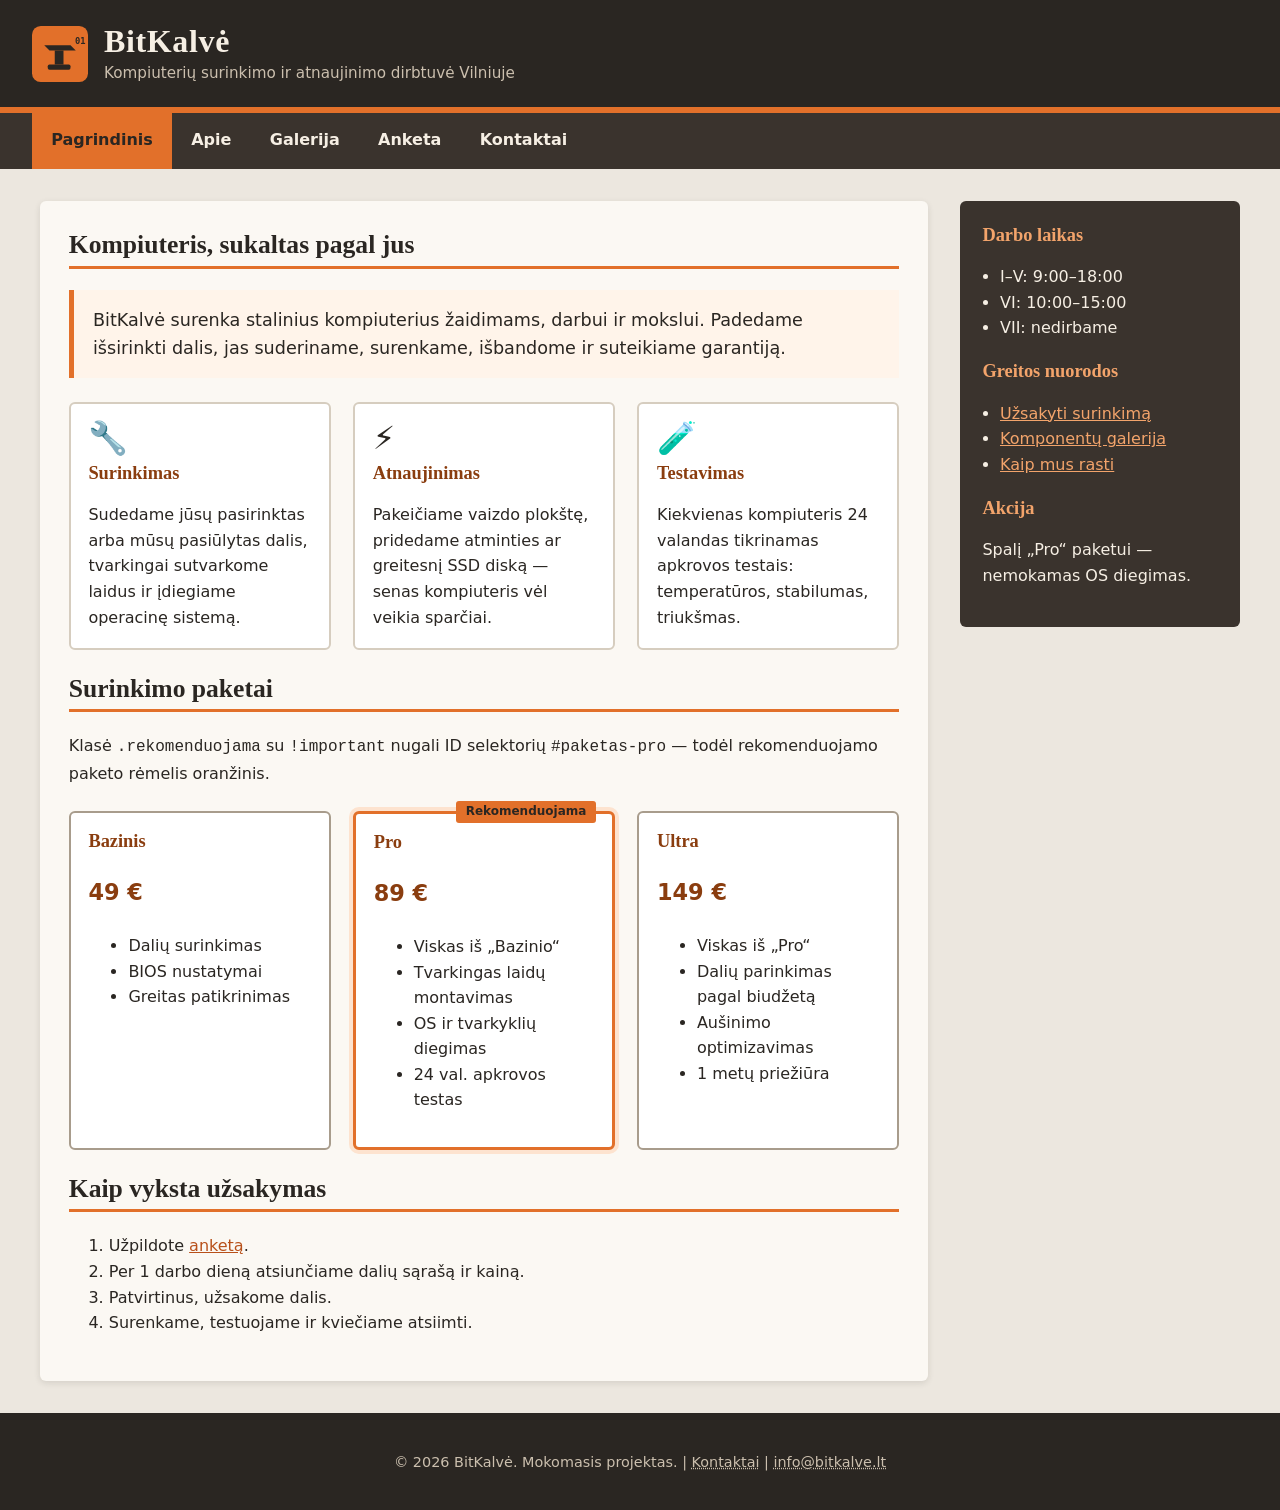
<file: index.html>
<!DOCTYPE html>
<html lang="lt">
<!-- TINKLALAPIO SCHEMA:
     html
     ├── head  (meta, title, nuoroda į css/stilius.css)
     └── body
         ├── header#virsus      – puslapio antraštė su logotipu
         ├── nav#meniu          – meniu (sąrašas ul > li > a)
         ├── div.puslapis       – dviejų dalių išdėstymas
         │   ├── main.turinys   – "Content" dalis (viduje 2–3 stulpeliai)
         │   └── aside          – šoninis blokas
         └── footer#apacia      – poraštė
-->
<head>
    <meta charset="UTF-8">
    <meta name="viewport" content="width=device-width, initial-scale=1.0">
    <title>Pagrindinis | BitKalvė</title>
    <link rel="stylesheet" href="css/stilius.css">
</head>
<body>

    <header id="virsus">
        <img id="logotipas" src="img/logotipas.svg" alt="BitKalvė logotipas">
        <div>
            <h1>BitKalvė</h1>
            <p>Kompiuterių surinkimo ir atnaujinimo dirbtuvė Vilniuje</p>
        </div>
    </header>

    <nav id="meniu">
        <ul>
            <li><a href="index.html" class="aktyvus">Pagrindinis</a></li>
            <li><a href="apie.html">Apie</a></li>
            <li><a href="galerija.html">Galerija</a></li>
            <li><a href="uzsakymas.html">Anketa</a></li>
            <li><a href="kontaktai.html">Kontaktai</a></li>
        </ul>
    </nav>

    <div class="puslapis">

        <main class="turinys">
            <h2>Kompiuteris, sukaltas pagal jus</h2>
            <p class="ivadas">BitKalvė surenka stalinius kompiuterius žaidimams, darbui
               ir mokslui. Padedame išsirinkti dalis, jas suderiname, surenkame,
               išbandome ir suteikiame garantiją.</p>

            <!-- 3 stulpelių struktūra -->
            <div class="stulpeliai-3">
                <section class="kortele">
                    <div class="ikona">&#128295;</div>
                    <h3>Surinkimas</h3>
                    <p>Sudedame jūsų pasirinktas arba mūsų pasiūlytas dalis, tvarkingai
                       sutvarkome laidus ir įdiegiame operacinę sistemą.</p>
                </section>
                <section class="kortele">
                    <div class="ikona">&#9889;</div>
                    <h3>Atnaujinimas</h3>
                    <p>Pakeičiame vaizdo plokštę, pridedame atminties ar greitesnį SSD
                       diską — senas kompiuteris vėl veikia sparčiai.</p>
                </section>
                <section class="kortele">
                    <div class="ikona">&#129514;</div>
                    <h3>Testavimas</h3>
                    <p>Kiekvienas kompiuteris 24 valandas tikrinamas apkrovos testais:
                       temperatūros, stabilumas, triukšmas.</p>
                </section>
            </div>

            <h2>Surinkimo paketai</h2>
            <p>Klasė <code>.rekomenduojama</code> su <code>!important</code> nugali
               ID selektorių <code>#paketas-pro</code> — todėl rekomenduojamo paketo
               rėmelis oranžinis.</p>

            <div class="stulpeliai-3">
                <section id="paketas-bazinis" class="kortele">
                    <h3>Bazinis</h3>
                    <p class="kaina">49 &euro;</p>
                    <ul>
                        <li>Dalių surinkimas</li>
                        <li>BIOS nustatymai</li>
                        <li>Greitas patikrinimas</li>
                    </ul>
                </section>
                <section id="paketas-pro" class="kortele rekomenduojama">
                    <h3>Pro</h3>
                    <p class="kaina">89 &euro;</p>
                    <ul>
                        <li>Viskas iš „Bazinio“</li>
                        <li>Tvarkingas laidų montavimas</li>
                        <li>OS ir tvarkyklių diegimas</li>
                        <li>24 val. apkrovos testas</li>
                    </ul>
                </section>
                <section id="paketas-ultra" class="kortele">
                    <h3>Ultra</h3>
                    <p class="kaina">149 &euro;</p>
                    <ul>
                        <li>Viskas iš „Pro“</li>
                        <li>Dalių parinkimas pagal biudžetą</li>
                        <li>Aušinimo optimizavimas</li>
                        <li>1 metų priežiūra</li>
                    </ul>
                </section>
            </div>

            <h2>Kaip vyksta užsakymas</h2>
            <ol>
                <li>Užpildote <a href="uzsakymas.html">anketą</a>.</li>
                <li>Per 1 darbo dieną atsiunčiame dalių sąrašą ir kainą.</li>
                <li>Patvirtinus, užsakome dalis.</li>
                <li>Surenkame, testuojame ir kviečiame atsiimti.</li>
            </ol>

        </main>

        <aside>
            <h3>Darbo laikas</h3>
            <ul>
                <li>I–V: 9:00–18:00</li>
                <li>VI: 10:00–15:00</li>
                <li>VII: nedirbame</li>
            </ul>
            <h3>Greitos nuorodos</h3>
            <ul>
                <li><a href="uzsakymas.html">Užsakyti surinkimą</a></li>
                <li><a href="galerija.html">Komponentų galerija</a></li>
                <li><a href="kontaktai.html">Kaip mus rasti</a></li>
            </ul>
            <h3>Akcija</h3>
            <p>Spalį „Pro“ paketui — nemokamas OS diegimas.</p>
        </aside>

    </div>

    <footer id="apacia">
        <p>&copy; 2026 BitKalvė. Mokomasis projektas.
           | <a href="kontaktai.html">Kontaktai</a>
           | <a href="mailto:info@bitkalve.lt">info@bitkalve.lt</a></p>
    </footer>

</body>
</html>
</file>
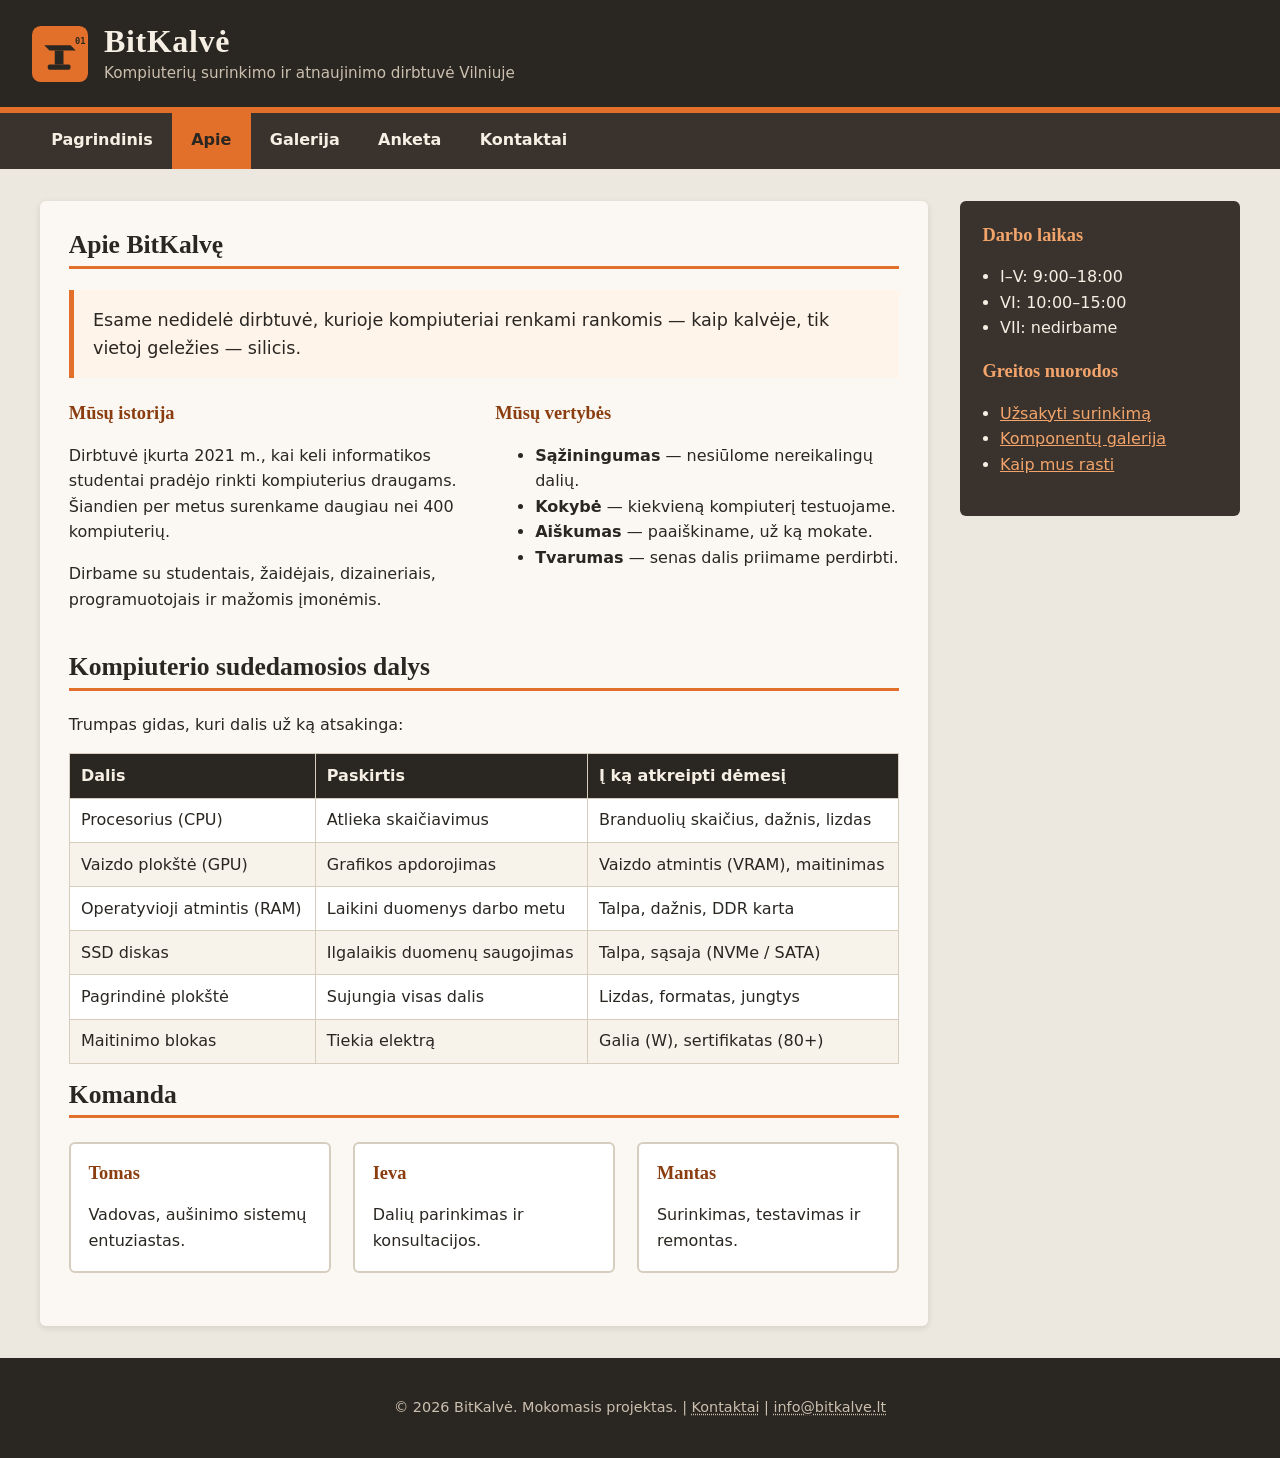
<file: apie.html>
<!DOCTYPE html>
<html lang="lt">
<!-- TINKLALAPIO SCHEMA:
     html
     ├── head  (meta, title, nuoroda į css/stilius.css)
     └── body
         ├── header#virsus      – puslapio antraštė su logotipu
         ├── nav#meniu          – meniu (sąrašas ul > li > a)
         ├── div.puslapis       – dviejų dalių išdėstymas
         │   ├── main.turinys   – "Content" dalis (viduje 2–3 stulpeliai)
         │   └── aside          – šoninis blokas
         └── footer#apacia      – poraštė
-->
<head>
    <meta charset="UTF-8">
    <meta name="viewport" content="width=device-width, initial-scale=1.0">
    <title>Apie | BitKalvė</title>
    <link rel="stylesheet" href="css/stilius.css">
</head>
<body>

    <header id="virsus">
        <img id="logotipas" src="img/logotipas.svg" alt="BitKalvė logotipas">
        <div>
            <h1>BitKalvė</h1>
            <p>Kompiuterių surinkimo ir atnaujinimo dirbtuvė Vilniuje</p>
        </div>
    </header>

    <nav id="meniu">
        <ul>
            <li><a href="index.html">Pagrindinis</a></li>
            <li><a href="apie.html" class="aktyvus">Apie</a></li>
            <li><a href="galerija.html">Galerija</a></li>
            <li><a href="uzsakymas.html">Anketa</a></li>
            <li><a href="kontaktai.html">Kontaktai</a></li>
        </ul>
    </nav>

    <div class="puslapis">

        <main class="turinys">
            <h2>Apie BitKalvę</h2>
            <p class="ivadas">Esame nedidelė dirbtuvė, kurioje kompiuteriai renkami
               rankomis — kaip kalvėje, tik vietoj geležies — silicis.</p>

            <!-- 2 stulpelių struktūra -->
            <div class="stulpeliai-2">
                <section>
                    <h3>Mūsų istorija</h3>
                    <p>Dirbtuvė įkurta 2021 m., kai keli informatikos studentai pradėjo
                       rinkti kompiuterius draugams. Šiandien per metus surenkame
                       daugiau nei 400 kompiuterių.</p>
                    <p>Dirbame su studentais, žaidėjais, dizaineriais, programuotojais
                       ir mažomis įmonėmis.</p>
                </section>
                <section>
                    <h3>Mūsų vertybės</h3>
                    <ul>
                        <li><strong>Sąžiningumas</strong> — nesiūlome nereikalingų dalių.</li>
                        <li><strong>Kokybė</strong> — kiekvieną kompiuterį testuojame.</li>
                        <li><strong>Aiškumas</strong> — paaiškiname, už ką mokate.</li>
                        <li><strong>Tvarumas</strong> — senas dalis priimame perdirbti.</li>
                    </ul>
                </section>
            </div>

            <h2>Kompiuterio sudedamosios dalys</h2>
            <p>Trumpas gidas, kuri dalis už ką atsakinga:</p>
            <table>
                <thead>
                    <tr>
                        <th>Dalis</th>
                        <th>Paskirtis</th>
                        <th>Į ką atkreipti dėmesį</th>
                    </tr>
                </thead>
                <tbody>
                    <tr>
                        <td>Procesorius (CPU)</td>
                        <td>Atlieka skaičiavimus</td>
                        <td>Branduolių skaičius, dažnis, lizdas</td>
                    </tr>
                    <tr>
                        <td>Vaizdo plokštė (GPU)</td>
                        <td>Grafikos apdorojimas</td>
                        <td>Vaizdo atmintis (VRAM), maitinimas</td>
                    </tr>
                    <tr>
                        <td>Operatyvioji atmintis (RAM)</td>
                        <td>Laikini duomenys darbo metu</td>
                        <td>Talpa, dažnis, DDR karta</td>
                    </tr>
                    <tr>
                        <td>SSD diskas</td>
                        <td>Ilgalaikis duomenų saugojimas</td>
                        <td>Talpa, sąsaja (NVMe / SATA)</td>
                    </tr>
                    <tr>
                        <td>Pagrindinė plokštė</td>
                        <td>Sujungia visas dalis</td>
                        <td>Lizdas, formatas, jungtys</td>
                    </tr>
                    <tr>
                        <td>Maitinimo blokas</td>
                        <td>Tiekia elektrą</td>
                        <td>Galia (W), sertifikatas (80+)</td>
                    </tr>
                </tbody>
            </table>

            <h2>Komanda</h2>
            <div class="stulpeliai-3">
                <section class="kortele">
                    <h3>Tomas</h3>
                    <p>Vadovas, aušinimo sistemų entuziastas.</p>
                </section>
                <section class="kortele">
                    <h3>Ieva</h3>
                    <p>Dalių parinkimas ir konsultacijos.</p>
                </section>
                <section class="kortele">
                    <h3>Mantas</h3>
                    <p>Surinkimas, testavimas ir remontas.</p>
                </section>
            </div>

        </main>

        <aside>
            <h3>Darbo laikas</h3>
            <ul>
                <li>I–V: 9:00–18:00</li>
                <li>VI: 10:00–15:00</li>
                <li>VII: nedirbame</li>
            </ul>
            <h3>Greitos nuorodos</h3>
            <ul>
                <li><a href="uzsakymas.html">Užsakyti surinkimą</a></li>
                <li><a href="galerija.html">Komponentų galerija</a></li>
                <li><a href="kontaktai.html">Kaip mus rasti</a></li>
            </ul>

        </aside>

    </div>

    <footer id="apacia">
        <p>&copy; 2026 BitKalvė. Mokomasis projektas.
           | <a href="kontaktai.html">Kontaktai</a>
           | <a href="mailto:info@bitkalve.lt">info@bitkalve.lt</a></p>
    </footer>

</body>
</html>
</file>
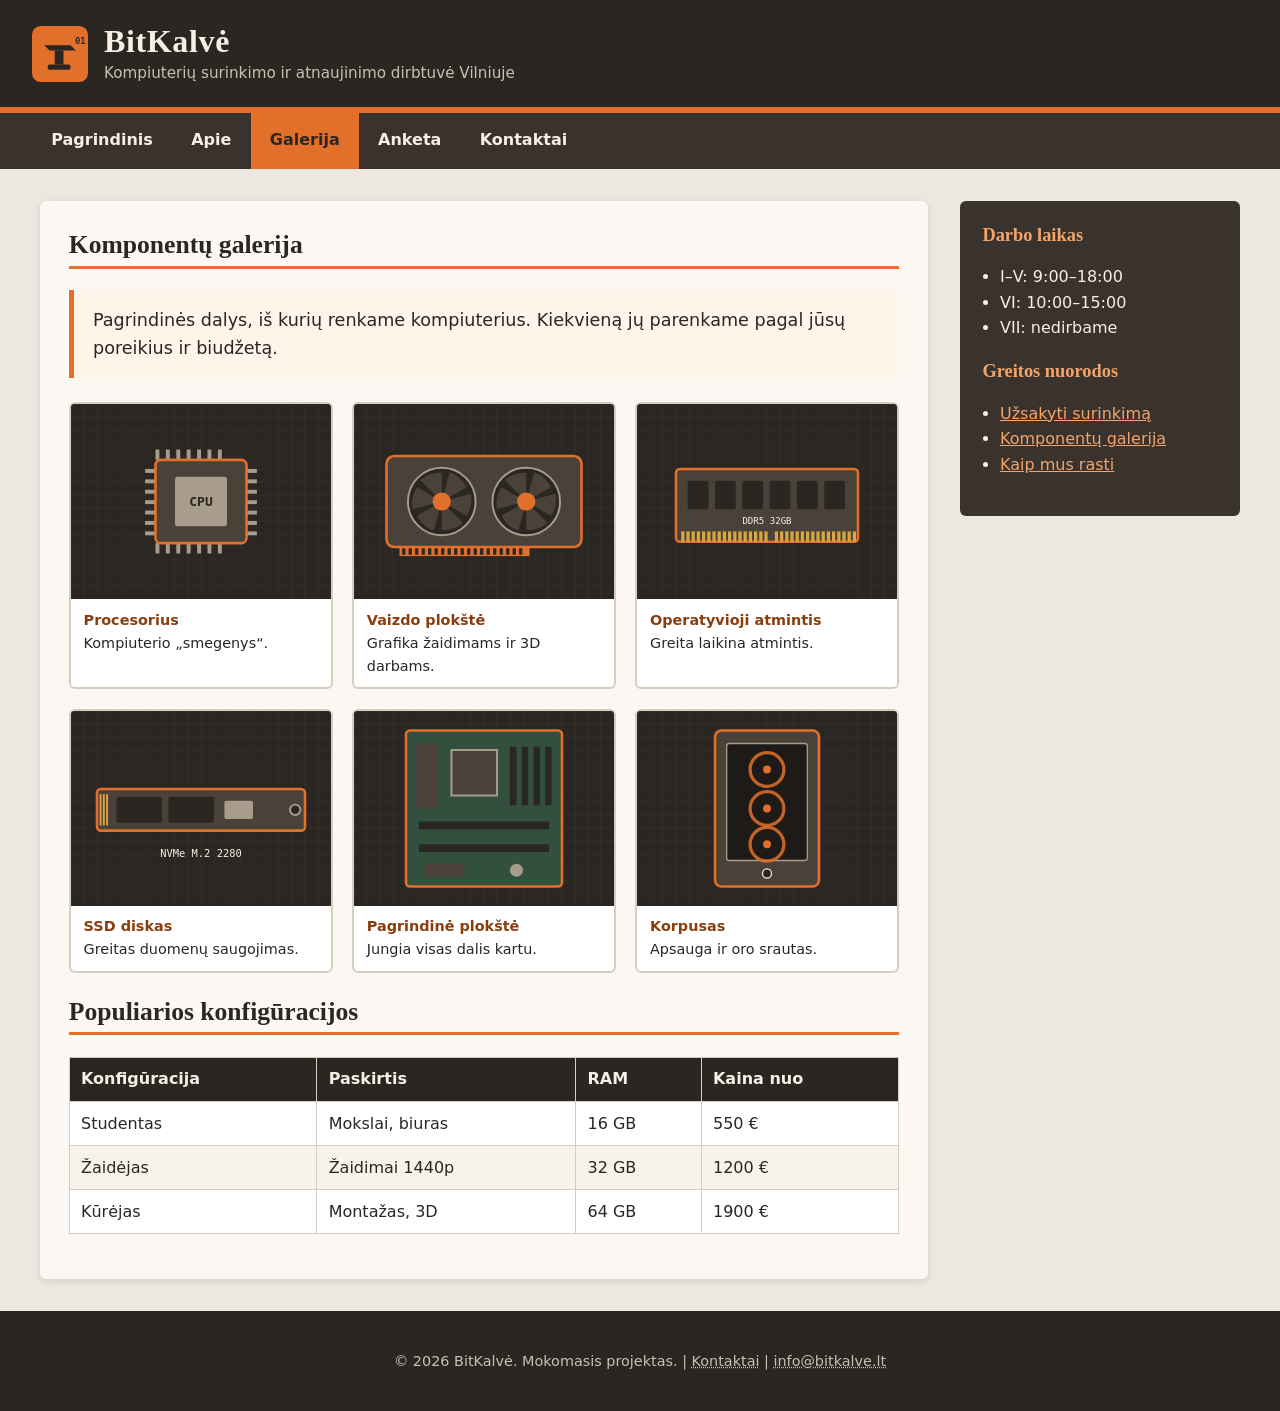
<file: galerija.html>
<!DOCTYPE html>
<html lang="lt">
<!-- TINKLALAPIO SCHEMA:
     html
     ├── head  (meta, title, nuoroda į css/stilius.css)
     └── body
         ├── header#virsus      – puslapio antraštė su logotipu
         ├── nav#meniu          – meniu (sąrašas ul > li > a)
         ├── div.puslapis       – dviejų dalių išdėstymas
         │   ├── main.turinys   – "Content" dalis (viduje 2–3 stulpeliai)
         │   └── aside          – šoninis blokas
         └── footer#apacia      – poraštė
-->
<head>
    <meta charset="UTF-8">
    <meta name="viewport" content="width=device-width, initial-scale=1.0">
    <title>Galerija | BitKalvė</title>
    <link rel="stylesheet" href="css/stilius.css">
</head>
<body>

    <header id="virsus">
        <img id="logotipas" src="img/logotipas.svg" alt="BitKalvė logotipas">
        <div>
            <h1>BitKalvė</h1>
            <p>Kompiuterių surinkimo ir atnaujinimo dirbtuvė Vilniuje</p>
        </div>
    </header>

    <nav id="meniu">
        <ul>
            <li><a href="index.html">Pagrindinis</a></li>
            <li><a href="apie.html">Apie</a></li>
            <li><a href="galerija.html" class="aktyvus">Galerija</a></li>
            <li><a href="uzsakymas.html">Anketa</a></li>
            <li><a href="kontaktai.html">Kontaktai</a></li>
        </ul>
    </nav>

    <div class="puslapis">

        <main class="turinys">
            <h2>Komponentų galerija</h2>
            <p class="ivadas">Pagrindinės dalys, iš kurių renkame kompiuterius.
               Kiekvieną jų parenkame pagal jūsų poreikius ir biudžetą.</p>

            <!-- Paveikslėlių blokas (6 pav., 3 stulpeliai) -->
            <div class="galerija">
                <figure>
                    <img src="img/procesorius.svg" alt="Procesorius">
                    <figcaption><strong>Procesorius</strong>Kompiuterio „smegenys“.</figcaption>
                </figure>
                <figure>
                    <img src="img/vaizdo-plokste.svg" alt="Vaizdo plokštė">
                    <figcaption><strong>Vaizdo plokštė</strong>Grafika žaidimams ir 3D darbams.</figcaption>
                </figure>
                <figure>
                    <img src="img/operatyvioji-atmintis.svg" alt="Operatyvioji atmintis">
                    <figcaption><strong>Operatyvioji atmintis</strong>Greita laikina atmintis.</figcaption>
                </figure>
                <figure>
                    <img src="img/ssd-diskas.svg" alt="SSD diskas">
                    <figcaption><strong>SSD diskas</strong>Greitas duomenų saugojimas.</figcaption>
                </figure>
                <figure>
                    <img src="img/pagrindine-plokste.svg" alt="Pagrindinė plokštė">
                    <figcaption><strong>Pagrindinė plokštė</strong>Jungia visas dalis kartu.</figcaption>
                </figure>
                <figure>
                    <img src="img/kompiuterio-korpusas.svg" alt="Korpusas">
                    <figcaption><strong>Korpusas</strong>Apsauga ir oro srautas.</figcaption>
                </figure>
            </div>

            <h2>Populiarios konfigūracijos</h2>
            <table>
                <thead>
                    <tr>
                        <th>Konfigūracija</th>
                        <th>Paskirtis</th>
                        <th>RAM</th>
                        <th>Kaina nuo</th>
                    </tr>
                </thead>
                <tbody>
                    <tr><td>Studentas</td><td>Mokslai, biuras</td><td>16 GB</td><td>550 &euro;</td></tr>
                    <tr><td>Žaidėjas</td><td>Žaidimai 1440p</td><td>32 GB</td><td>1200 &euro;</td></tr>
                    <tr><td>Kūrėjas</td><td>Montažas, 3D</td><td>64 GB</td><td>1900 &euro;</td></tr>
                </tbody>
            </table>

        </main>

        <aside>
            <h3>Darbo laikas</h3>
            <ul>
                <li>I–V: 9:00–18:00</li>
                <li>VI: 10:00–15:00</li>
                <li>VII: nedirbame</li>
            </ul>
            <h3>Greitos nuorodos</h3>
            <ul>
                <li><a href="uzsakymas.html">Užsakyti surinkimą</a></li>
                <li><a href="galerija.html">Komponentų galerija</a></li>
                <li><a href="kontaktai.html">Kaip mus rasti</a></li>
            </ul>

        </aside>

    </div>

    <footer id="apacia">
        <p>&copy; 2026 BitKalvė. Mokomasis projektas.
           | <a href="kontaktai.html">Kontaktai</a>
           | <a href="mailto:info@bitkalve.lt">info@bitkalve.lt</a></p>
    </footer>

</body>
</html>
</file>
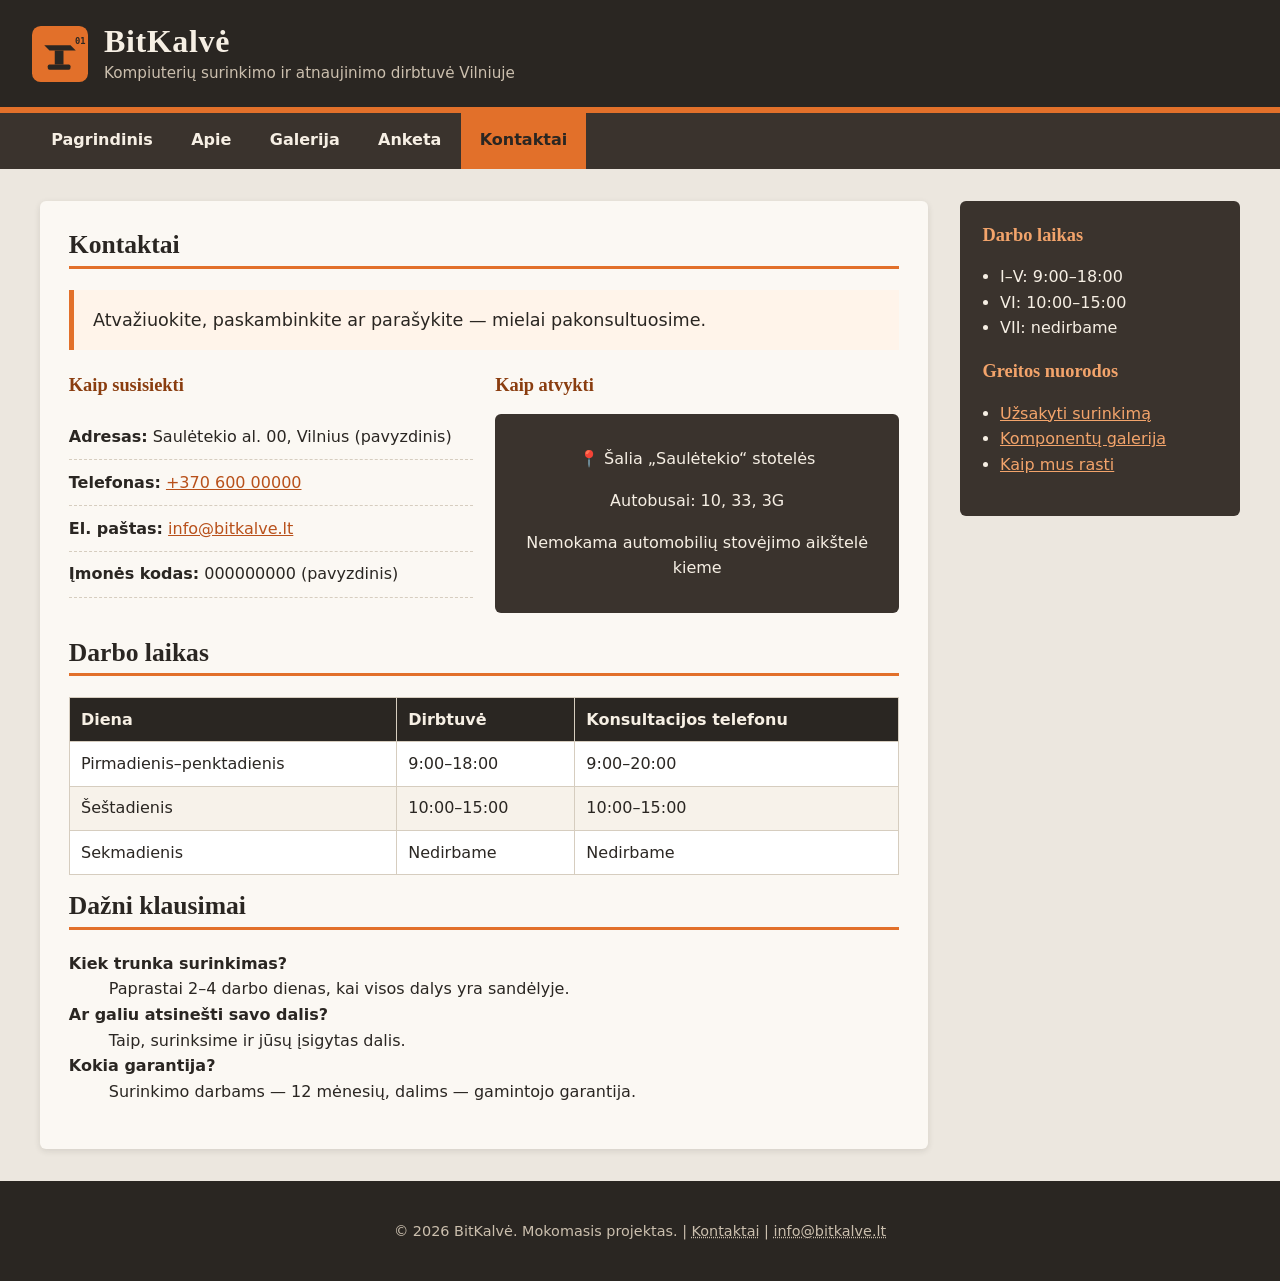
<file: kontaktai.html>
<!DOCTYPE html>
<html lang="lt">
<!-- TINKLALAPIO SCHEMA:
     html
     ├── head  (meta, title, nuoroda į css/stilius.css)
     └── body
         ├── header#virsus      – puslapio antraštė su logotipu
         ├── nav#meniu          – meniu (sąrašas ul > li > a)
         ├── div.puslapis       – dviejų dalių išdėstymas
         │   ├── main.turinys   – "Content" dalis (viduje 2–3 stulpeliai)
         │   └── aside          – šoninis blokas
         └── footer#apacia      – poraštė
-->
<head>
    <meta charset="UTF-8">
    <meta name="viewport" content="width=device-width, initial-scale=1.0">
    <title>Kontaktai | BitKalvė</title>
    <link rel="stylesheet" href="css/stilius.css">
</head>
<body>

    <header id="virsus">
        <img id="logotipas" src="img/logotipas.svg" alt="BitKalvė logotipas">
        <div>
            <h1>BitKalvė</h1>
            <p>Kompiuterių surinkimo ir atnaujinimo dirbtuvė Vilniuje</p>
        </div>
    </header>

    <nav id="meniu">
        <ul>
            <li><a href="index.html">Pagrindinis</a></li>
            <li><a href="apie.html">Apie</a></li>
            <li><a href="galerija.html">Galerija</a></li>
            <li><a href="uzsakymas.html">Anketa</a></li>
            <li><a href="kontaktai.html" class="aktyvus">Kontaktai</a></li>
        </ul>
    </nav>

    <div class="puslapis">

        <main class="turinys">
            <h2>Kontaktai</h2>
            <p class="ivadas">Atvažiuokite, paskambinkite ar parašykite — mielai
               pakonsultuosime.</p>

            <div class="stulpeliai-2">
                <section>
                    <h3>Kaip susisiekti</h3>
                    <ul class="kontaktu-sarasas">
                        <li><strong>Adresas:</strong> Saulėtekio al. 00, Vilnius (pavyzdinis)</li>
                        <li><strong>Telefonas:</strong> <a href="tel:+37060000000">+370 600 00000</a></li>
                        <li><strong>El. paštas:</strong> <a href="mailto:info@bitkalve.lt">info@bitkalve.lt</a></li>
                        <li><strong>Įmonės kodas:</strong> 000000000 (pavyzdinis)</li>
                    </ul>
                </section>
                <section>
                    <h3>Kaip atvykti</h3>
                    <div class="zemelapis">
                        <p>&#128205; Šalia „Saulėtekio“ stotelės</p>
                        <p>Autobusai: 10, 33, 3G</p>
                        <p>Nemokama automobilių stovėjimo aikštelė kieme</p>
                    </div>
                </section>
            </div>

            <h2>Darbo laikas</h2>
            <table>
                <thead>
                    <tr><th>Diena</th><th>Dirbtuvė</th><th>Konsultacijos telefonu</th></tr>
                </thead>
                <tbody>
                    <tr><td>Pirmadienis–penktadienis</td><td>9:00–18:00</td><td>9:00–20:00</td></tr>
                    <tr><td>Šeštadienis</td><td>10:00–15:00</td><td>10:00–15:00</td></tr>
                    <tr><td>Sekmadienis</td><td>Nedirbame</td><td>Nedirbame</td></tr>
                </tbody>
            </table>

            <h2>Dažni klausimai</h2>
            <dl>
                <dt><strong>Kiek trunka surinkimas?</strong></dt>
                <dd>Paprastai 2–4 darbo dienas, kai visos dalys yra sandėlyje.</dd>
                <dt><strong>Ar galiu atsinešti savo dalis?</strong></dt>
                <dd>Taip, surinksime ir jūsų įsigytas dalis.</dd>
                <dt><strong>Kokia garantija?</strong></dt>
                <dd>Surinkimo darbams — 12 mėnesių, dalims — gamintojo garantija.</dd>
            </dl>

        </main>

        <aside>
            <h3>Darbo laikas</h3>
            <ul>
                <li>I–V: 9:00–18:00</li>
                <li>VI: 10:00–15:00</li>
                <li>VII: nedirbame</li>
            </ul>
            <h3>Greitos nuorodos</h3>
            <ul>
                <li><a href="uzsakymas.html">Užsakyti surinkimą</a></li>
                <li><a href="galerija.html">Komponentų galerija</a></li>
                <li><a href="kontaktai.html">Kaip mus rasti</a></li>
            </ul>

        </aside>

    </div>

    <footer id="apacia">
        <p>&copy; 2026 BitKalvė. Mokomasis projektas.
           | <a href="kontaktai.html">Kontaktai</a>
           | <a href="mailto:info@bitkalve.lt">info@bitkalve.lt</a></p>
    </footer>

</body>
</html>
</file>
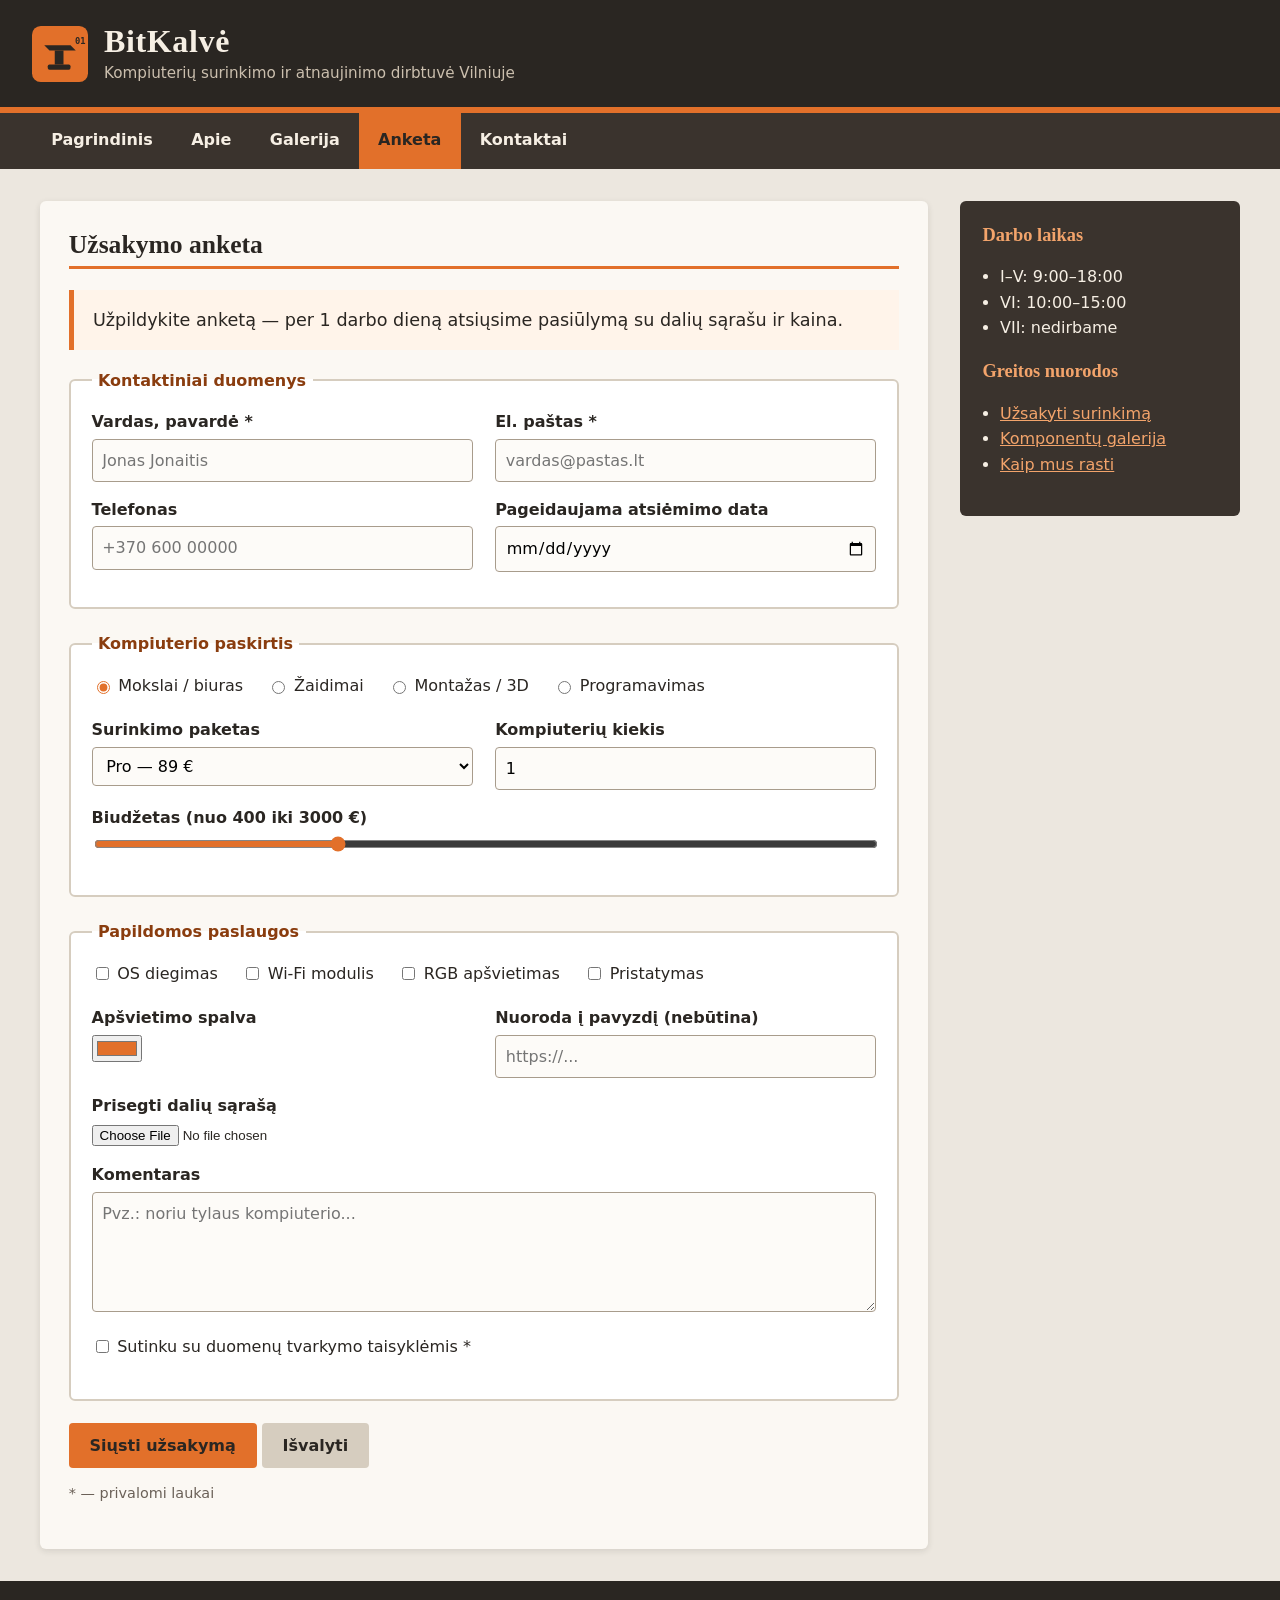
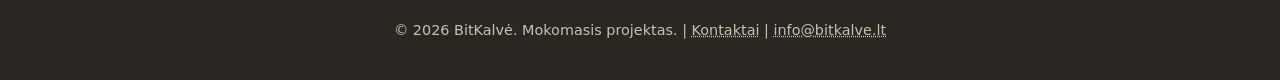
<file: uzsakymas.html>
<!DOCTYPE html>
<html lang="lt">
<!-- TINKLALAPIO SCHEMA:
     html
     ├── head  (meta, title, nuoroda į css/stilius.css)
     └── body
         ├── header#virsus      – puslapio antraštė su logotipu
         ├── nav#meniu          – meniu (sąrašas ul > li > a)
         ├── div.puslapis       – dviejų dalių išdėstymas
         │   ├── main.turinys   – "Content" dalis (viduje 2–3 stulpeliai)
         │   └── aside          – šoninis blokas
         └── footer#apacia      – poraštė
-->
<head>
    <meta charset="UTF-8">
    <meta name="viewport" content="width=device-width, initial-scale=1.0">
    <title>Anketa | BitKalvė</title>
    <link rel="stylesheet" href="css/stilius.css">
</head>
<body>

    <header id="virsus">
        <img id="logotipas" src="img/logotipas.svg" alt="BitKalvė logotipas">
        <div>
            <h1>BitKalvė</h1>
            <p>Kompiuterių surinkimo ir atnaujinimo dirbtuvė Vilniuje</p>
        </div>
    </header>

    <nav id="meniu">
        <ul>
            <li><a href="index.html">Pagrindinis</a></li>
            <li><a href="apie.html">Apie</a></li>
            <li><a href="galerija.html">Galerija</a></li>
            <li><a href="uzsakymas.html" class="aktyvus">Anketa</a></li>
            <li><a href="kontaktai.html">Kontaktai</a></li>
        </ul>
    </nav>

    <div class="puslapis">

        <main class="turinys">
            <h2>Užsakymo anketa</h2>
            <p class="ivadas">Užpildykite anketą — per 1 darbo dieną atsiųsime
               pasiūlymą su dalių sąrašu ir kaina.</p>

            <form class="anketa" action="#" method="get">

                <fieldset>
                    <legend>Kontaktiniai duomenys</legend>
                    <div class="stulpeliai-2">
                        <div class="laukas">
                            <label for="vardas">Vardas, pavardė *</label>
                            <input type="text" id="vardas" name="vardas" placeholder="Jonas Jonaitis" required>
                        </div>
                        <div class="laukas">
                            <label for="el-pastas">El. paštas *</label>
                            <input type="email" id="el-pastas" name="el-pastas" placeholder="vardas@pastas.lt" required>
                        </div>
                        <div class="laukas">
                            <label for="telefonas">Telefonas</label>
                            <input type="tel" id="telefonas" name="telefonas" placeholder="+370 600 00000" pattern="[+0-9 ]{8,16}">
                        </div>
                        <div class="laukas">
                            <label for="data">Pageidaujama atsiėmimo data</label>
                            <input type="date" id="data" name="data">
                        </div>
                    </div>
                </fieldset>

                <fieldset>
                    <legend>Kompiuterio paskirtis</legend>
                    <div class="laukas pasirinkimai">
                        <label><input type="radio" name="paskirtis" value="mokslai" checked> Mokslai / biuras</label>
                        <label><input type="radio" name="paskirtis" value="zaidimai"> Žaidimai</label>
                        <label><input type="radio" name="paskirtis" value="kuryba"> Montažas / 3D</label>
                        <label><input type="radio" name="paskirtis" value="programavimas"> Programavimas</label>
                    </div>
                    <div class="stulpeliai-2">
                        <div class="laukas">
                            <label for="paketas">Surinkimo paketas</label>
                            <select id="paketas" name="paketas">
                                <option value="bazinis">Bazinis — 49 €</option>
                                <option value="pro" selected>Pro — 89 €</option>
                                <option value="ultra">Ultra — 149 €</option>
                            </select>
                        </div>
                        <div class="laukas">
                            <label for="kiekis">Kompiuterių kiekis</label>
                            <input type="number" id="kiekis" name="kiekis" min="1" max="20" value="1">
                        </div>
                    </div>
                    <div class="laukas">
                        <label for="biudzetas">Biudžetas (nuo 400 iki 3000 €)</label>
                        <input type="range" id="biudzetas" name="biudzetas" min="400" max="3000" step="100" value="1200">
                    </div>
                </fieldset>

                <fieldset>
                    <legend>Papildomos paslaugos</legend>
                    <div class="laukas pasirinkimai">
                        <label><input type="checkbox" name="papildomai" value="os"> OS diegimas</label>
                        <label><input type="checkbox" name="papildomai" value="wifi"> Wi-Fi modulis</label>
                        <label><input type="checkbox" name="papildomai" value="rgb"> RGB apšvietimas</label>
                        <label><input type="checkbox" name="papildomai" value="pristatymas"> Pristatymas</label>
                    </div>
                    <div class="stulpeliai-2">
                        <div class="laukas">
                            <label for="spalva">Apšvietimo spalva</label>
                            <input type="color" id="spalva" name="spalva" value="#e2702a">
                        </div>
                        <div class="laukas">
                            <label for="nuoroda">Nuoroda į pavyzdį (nebūtina)</label>
                            <input type="url" id="nuoroda" name="nuoroda" placeholder="https://...">
                        </div>
                    </div>
                    <div class="laukas">
                        <label for="failas">Prisegti dalių sąrašą</label>
                        <input type="file" id="failas" name="failas" accept=".pdf,.txt,.xlsx">
                    </div>
                    <div class="laukas">
                        <label for="komentaras">Komentaras</label>
                        <textarea id="komentaras" name="komentaras" rows="4" placeholder="Pvz.: noriu tylaus kompiuterio..."></textarea>
                    </div>
                    <div class="laukas pasirinkimai">
                        <label><input type="checkbox" name="sutikimas" required> Sutinku su duomenų tvarkymo taisyklėmis *</label>
                    </div>
                    <input type="hidden" name="saltinis" value="svetaine">
                </fieldset>

                <input type="submit" class="mygtukas" value="Siųsti užsakymą">
                <input type="reset" class="mygtukas antrinis" value="Išvalyti">
                <p class="pastaba">* — privalomi laukai</p>
            </form>

        </main>

        <aside>
            <h3>Darbo laikas</h3>
            <ul>
                <li>I–V: 9:00–18:00</li>
                <li>VI: 10:00–15:00</li>
                <li>VII: nedirbame</li>
            </ul>
            <h3>Greitos nuorodos</h3>
            <ul>
                <li><a href="uzsakymas.html">Užsakyti surinkimą</a></li>
                <li><a href="galerija.html">Komponentų galerija</a></li>
                <li><a href="kontaktai.html">Kaip mus rasti</a></li>
            </ul>

        </aside>

    </div>

    <footer id="apacia">
        <p>&copy; 2026 BitKalvė. Mokomasis projektas.
           | <a href="kontaktai.html">Kontaktai</a>
           | <a href="mailto:info@bitkalve.lt">info@bitkalve.lt</a></p>
    </footer>

</body>
</html>
</file>
<file: css/stilius.css>
/* =========================================================
   BitKalvė — bendra stilių lentelė (vienas failas visiems puslapiams)
   Be karkasų ir bibliotekų: tik grynas CSS.

   SELEKTORIŲ TIPAI, NAUDOJAMI ŠIAME FAILE:
   1) Elemento (žymės) selektoriai — pagal HTML schemą:
      html, body, header, nav, main, aside, footer, h1, table...
   2) Klasės selektoriai — prasideda tašku:  .kortele, .stulpelis
      (ta pati klasė gali kartotis daug kartų tame pačiame puslapyje)
   3) ID selektoriai — prasideda grotelėmis: #virsus, #meniu
      (ID puslapyje gali būti TIK VIENAS)
   4) Palikuonių selektoriai (pagal schemos medį): nav a, footer a
   ========================================================= */

/* ---------- 1. ELEMENTŲ SELEKTORIAI (HTML schema) ---------- */

html {
    font-size: 16px;
}

body {
    margin: 0;
    font-family: "Segoe UI", system-ui, -apple-system, Roboto, Arial, sans-serif;
    line-height: 1.6;
    background: #ece7df;
    color: #2a2622;
}

h1, h2, h3 {
    font-family: Georgia, "Times New Roman", serif;
    line-height: 1.2;
    margin-top: 0;
}

h2 {
    font-size: 1.6rem;
    border-bottom: 3px solid #e2702a;
    padding-bottom: 0.3rem;
}

h3 {
    font-size: 1.15rem;
    color: #8a3d0f;
}

img {
    max-width: 100%;
    display: block;
}

a {
    color: #b8501a;
}

table {
    width: 100%;
    border-collapse: collapse;
    margin: 1rem 0;
    background: #ffffff;
}

th, td {
    border: 1px solid #d6cdbf;
    padding: 0.55rem 0.7rem;
    text-align: left;
}

th {
    background: #2a2622;
    color: #f6efe4;
}

tr:nth-child(even) td {
    background: #f7f2ea;
}

/* ---------- 2. ID SELEKTORIAI (unikalios puslapio dalys) ---------- */

/* #virsus — vienintelis header kiekviename puslapyje */
#virsus {
    background: #2a2622;
    color: #f6efe4;
    padding: 1.4rem 2rem;
    display: flex;
    align-items: center;
    gap: 1rem;
    border-bottom: 6px solid #e2702a;
}

#logotipas {
    width: 56px;
    height: 56px;
    flex-shrink: 0;
}

#virsus h1 {
    margin: 0;
    font-size: 2rem;
    letter-spacing: 0.02em;
}

#virsus p {
    margin: 0;
    color: #cbbfae;
    font-size: 0.95rem;
}

/* #meniu — navigacija */
#meniu {
    background: #3a332d;
}

#meniu ul {
    list-style: none;
    margin: 0;
    padding: 0 2rem;
    display: flex;
    flex-wrap: wrap;
}

#meniu a {
    display: block;
    padding: 0.85rem 1.2rem;
    color: #f6efe4;
    text-decoration: none;
    font-weight: 600;
    border-bottom: 3px solid transparent;
}

#meniu a:hover {
    background: #4a4139;
    border-bottom-color: #e2702a;
}

/* Aktyvus meniu punktas pažymimas klase .aktyvus */
#meniu a.aktyvus {
    background: #e2702a;
    color: #2a2622;
}

/* #apacia — vienintelis footer */
#apacia {
    background: #2a2622;
    color: #cbbfae;
    padding: 1.5rem 2rem;
    text-align: center;
    font-size: 0.9rem;
}

/* ===== PAVELDĖJIMO (inherit) PAVYZDYS =====
   Nuorodos pagal nutylėjimą turi savo spalvą (a { color: #b8501a; }).
   Raktinis žodis inherit liepia <a> elementui paimti spalvą
   iš savo TĖVINIO elemento (#apacia → #cbbfae).
   Ištrynus "inherit" — nuorodos poraštėje taps oranžinės ir mažai
   matomos tamsiame fone (ir nebeatitiks likusio poraštės teksto). */
#apacia a {
    color: inherit;
    text-decoration: underline dotted;
}

#apacia a:hover {
    color: #ffffff;
}

/* ---------- 3. PUSLAPIO IŠDĖSTYMAS: content + aside ---------- */

.puslapis {
    max-width: 1200px;
    margin: 2rem auto;
    padding: 0 1.5rem;
    display: grid;
    grid-template-columns: 1fr 280px;
    gap: 2rem;
    align-items: start;
}

/* Content dalis */
.turinys {
    background: #fbf8f3;
    padding: 1.8rem;
    border-radius: 6px;
    box-shadow: 0 2px 6px rgba(42, 38, 34, 0.12);
}

/* 3 stulpelių struktūra */
.stulpeliai-3 {
    display: grid;
    grid-template-columns: repeat(3, 1fr);
    gap: 1.4rem;
    margin: 1.5rem 0;
}

/* 2 stulpelių struktūra */
.stulpeliai-2 {
    display: grid;
    grid-template-columns: repeat(2, 1fr);
    gap: 1.4rem;
    margin: 1.5rem 0;
}

/* Aside dalis (šoninis blokas) */
aside {
    background: #3a332d;
    color: #f6efe4;
    padding: 1.4rem;
    border-radius: 6px;
}

aside h3 {
    color: #f3a46b;
    margin-top: 1.2rem;
}

aside h3:first-child {
    margin-top: 0;
}

aside ul {
    padding-left: 1.1rem;
}

aside a {
    color: #f3a46b;
}

/* ---------- 4. KLASIŲ SELEKTORIAI (pakartojami komponentai) ---------- */

.kortele {
    background: #ffffff;
    border: 2px solid #d6cdbf;
    border-radius: 6px;
    padding: 1.1rem;
}

.kortele p:last-child {
    margin-bottom: 0;
}

.ikona {
    font-size: 2rem;
    line-height: 1;
    margin-bottom: 0.5rem;
}

.kaina {
    font-size: 1.4rem;
    font-weight: 700;
    color: #8a3d0f;
}

.mygtukas {
    display: inline-block;
    background: #e2702a;
    color: #2a2622;
    padding: 0.6rem 1.3rem;
    border: none;
    border-radius: 4px;
    font: inherit;
    font-weight: 700;
    text-decoration: none;
    cursor: pointer;
}

.mygtukas:hover {
    background: #c75d1c;
    color: #ffffff;
}

.mygtukas.antrinis {
    background: #d6cdbf;
}

.ivadas {
    font-size: 1.1rem;
    background: #fff4ea;
    border-left: 5px solid #e2702a;
    padding: 1rem 1.2rem;
    margin-top: 0;
}

.pastaba {
    font-size: 0.9rem;
    color: #6b6158;
}

/* ===== KASKADŲ (!important) PAVYZDYS =====
   Paketų kortelių rėmeliai nustatyti pagal ID (#paketas-pro),
   o ID selektorius yra stipresnis (specifiškesnis) už klasės selektorių.
   Todėl klasė .rekomenduojama įprastai NEGALĖTŲ pakeisti rėmelio spalvos.
   !important nutraukia įprastą kaskadą ir priverčia šią taisyklę laimėti.
   Ištrynus "!important" — rekomenduojamo paketo rėmelis taps pilkas
   (laimės #paketas-pro taisyklė), o ne oranžinis. */
#paketas-bazinis,
#paketas-pro,
#paketas-ultra {
    border-color: #a89c8c;
}

.rekomenduojama {
    border-color: #e2702a !important;
    border-width: 3px;
    box-shadow: 0 0 0 4px #fde3cf;
    position: relative;
}

.rekomenduojama::before {
    content: "Rekomenduojama";
    position: absolute;
    top: -0.8rem;
    right: 1rem;
    background: #e2702a;
    color: #2a2622;
    font-size: 0.75rem;
    font-weight: 700;
    padding: 0.1rem 0.6rem;
    border-radius: 3px;
}

/* ---------- 5. GALERIJA (paveikslėlių blokas) ---------- */

.galerija {
    display: grid;
    grid-template-columns: repeat(3, 1fr);
    gap: 1.2rem;
    margin: 1.5rem 0;
}

.galerija figure {
    margin: 0;
    background: #ffffff;
    border: 2px solid #d6cdbf;
    border-radius: 6px;
    overflow: hidden;
}

.galerija img {
    width: 100%;
    aspect-ratio: 4 / 3;
    object-fit: cover;
    background: #2a2622;
}

.galerija figcaption {
    padding: 0.6rem 0.8rem;
    font-size: 0.9rem;
}

.galerija figcaption strong {
    display: block;
    color: #8a3d0f;
}

/* ---------- 6. ANKETA (forma) ---------- */

.anketa fieldset {
    border: 2px solid #d6cdbf;
    border-radius: 6px;
    padding: 1rem 1.3rem 1.3rem;
    margin: 0 0 1.4rem;
    background: #ffffff;
}

.anketa legend {
    font-weight: 700;
    color: #8a3d0f;
    padding: 0 0.4rem;
}

.anketa .stulpeliai-2 {
    margin: 0;
    gap: 0 1.4rem;
}

.laukas {
    margin-bottom: 0.9rem;
}

.laukas label {
    display: block;
    font-weight: 600;
    margin-bottom: 0.25rem;
}

.anketa input[type="text"],
.anketa input[type="email"],
.anketa input[type="tel"],
.anketa input[type="number"],
.anketa input[type="date"],
.anketa input[type="url"],
.anketa input[type="password"],
.anketa select,
.anketa textarea {
    width: 100%;
    box-sizing: border-box;
    padding: 0.5rem 0.6rem;
    border: 1px solid #a89c8c;
    border-radius: 4px;
    font: inherit;
    background: #fdfbf8;
}

.anketa input:focus,
.anketa select:focus,
.anketa textarea:focus {
    outline: 3px solid #f3a46b;
    border-color: #e2702a;
}

.pasirinkimai label {
    display: inline-flex;
    align-items: center;
    gap: 0.35rem;
    font-weight: 400;
    margin-right: 1.2rem;
}

.anketa input[type="range"] {
    width: 100%;
    accent-color: #e2702a;
}

.anketa input[type="checkbox"],
.anketa input[type="radio"] {
    accent-color: #e2702a;
}

/* ---------- 7. KONTAKTAI ---------- */

.kontaktu-sarasas {
    list-style: none;
    padding: 0;
}

.kontaktu-sarasas li {
    padding: 0.6rem 0;
    border-bottom: 1px dashed #d6cdbf;
}

.zemelapis {
    background: #3a332d;
    color: #f6efe4;
    border-radius: 6px;
    padding: 1rem;
    text-align: center;
}

/* ---------- 8. PRITAIKYMAS MAŽIEMS EKRANAMS ---------- */

@media (max-width: 900px) {
    .puslapis {
        grid-template-columns: 1fr;
    }
    .stulpeliai-3,
    .galerija {
        grid-template-columns: repeat(2, 1fr);
    }
}

@media (max-width: 600px) {
    #virsus {
        padding: 1rem;
    }
    #virsus h1 {
        font-size: 1.5rem;
    }
    #meniu ul {
        padding: 0 0.5rem;
    }
    #meniu a {
        padding: 0.7rem 0.8rem;
    }
    .puslapis {
        padding: 0 1rem;
    }
    .turinys {
        padding: 1.2rem;
    }
    .stulpeliai-3,
    .stulpeliai-2,
    .galerija {
        grid-template-columns: 1fr;
    }
    table {
        font-size: 0.85rem;
    }
}
</file>
